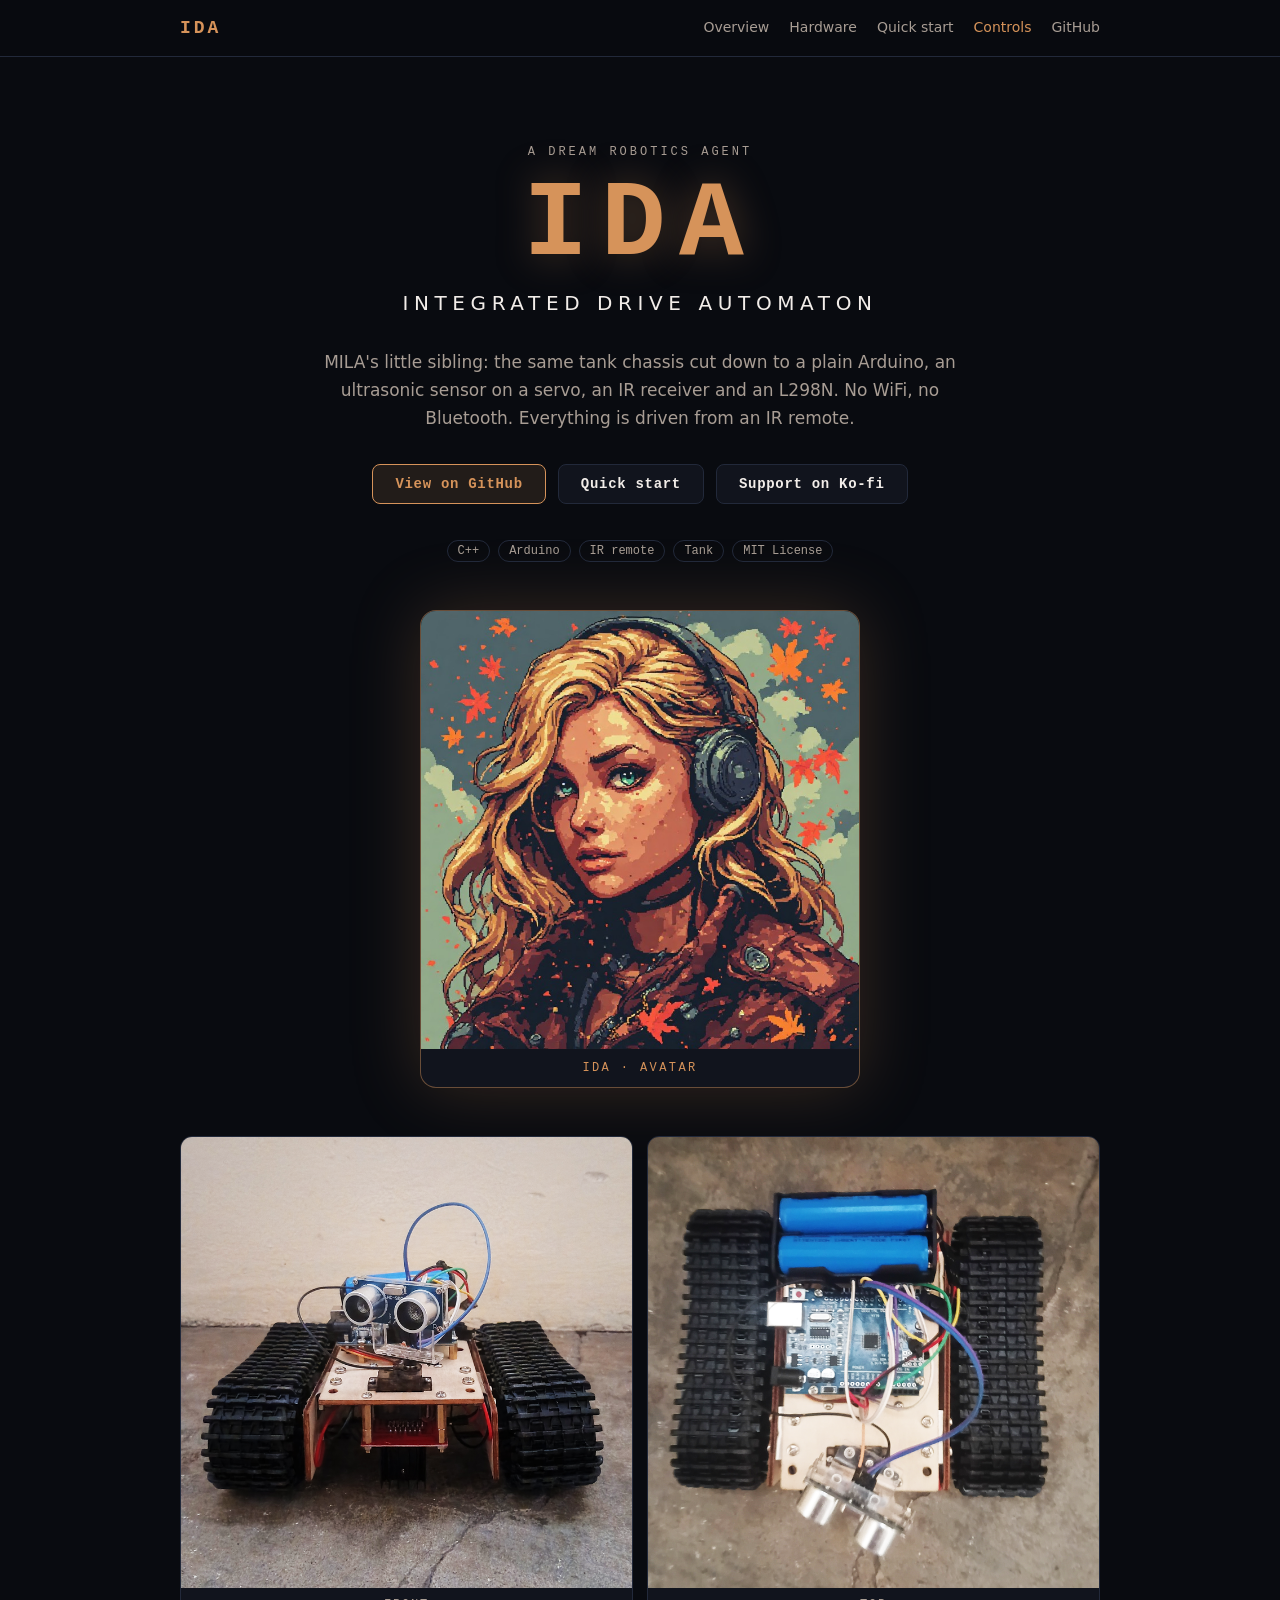
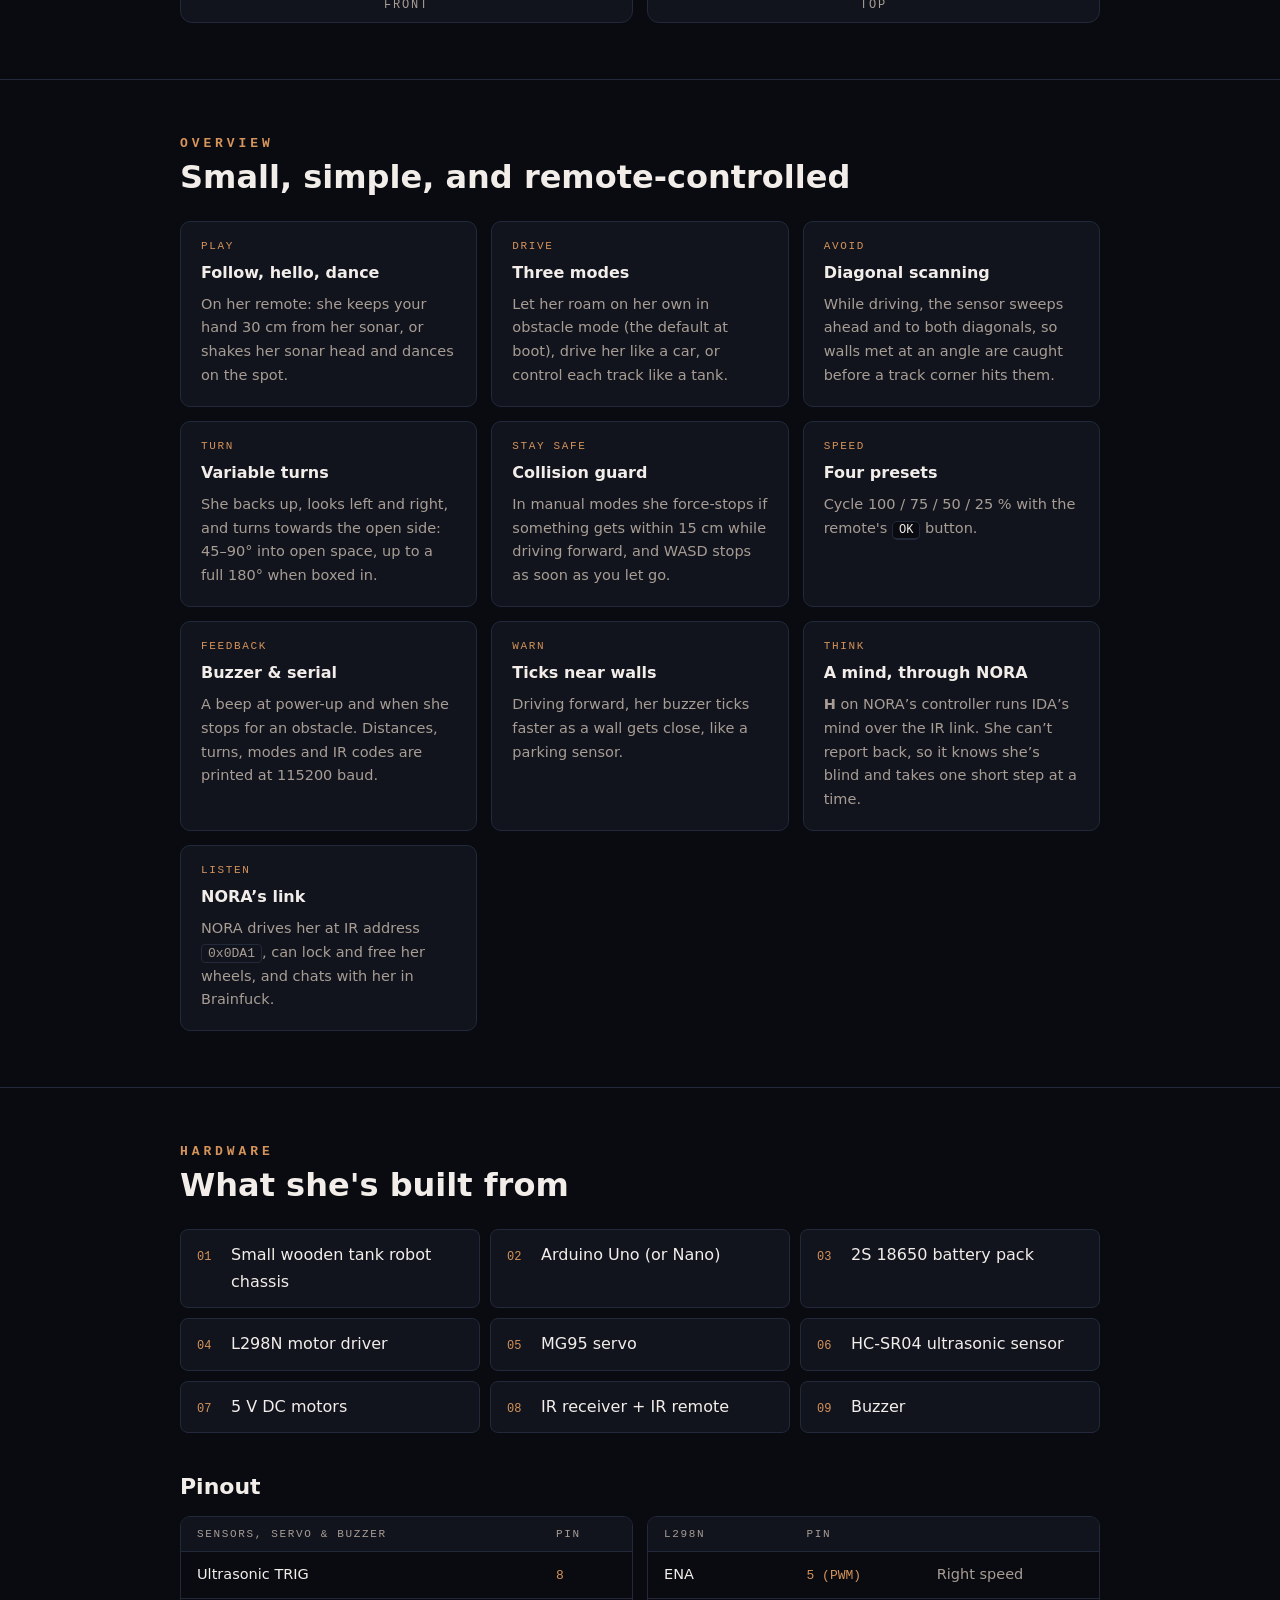
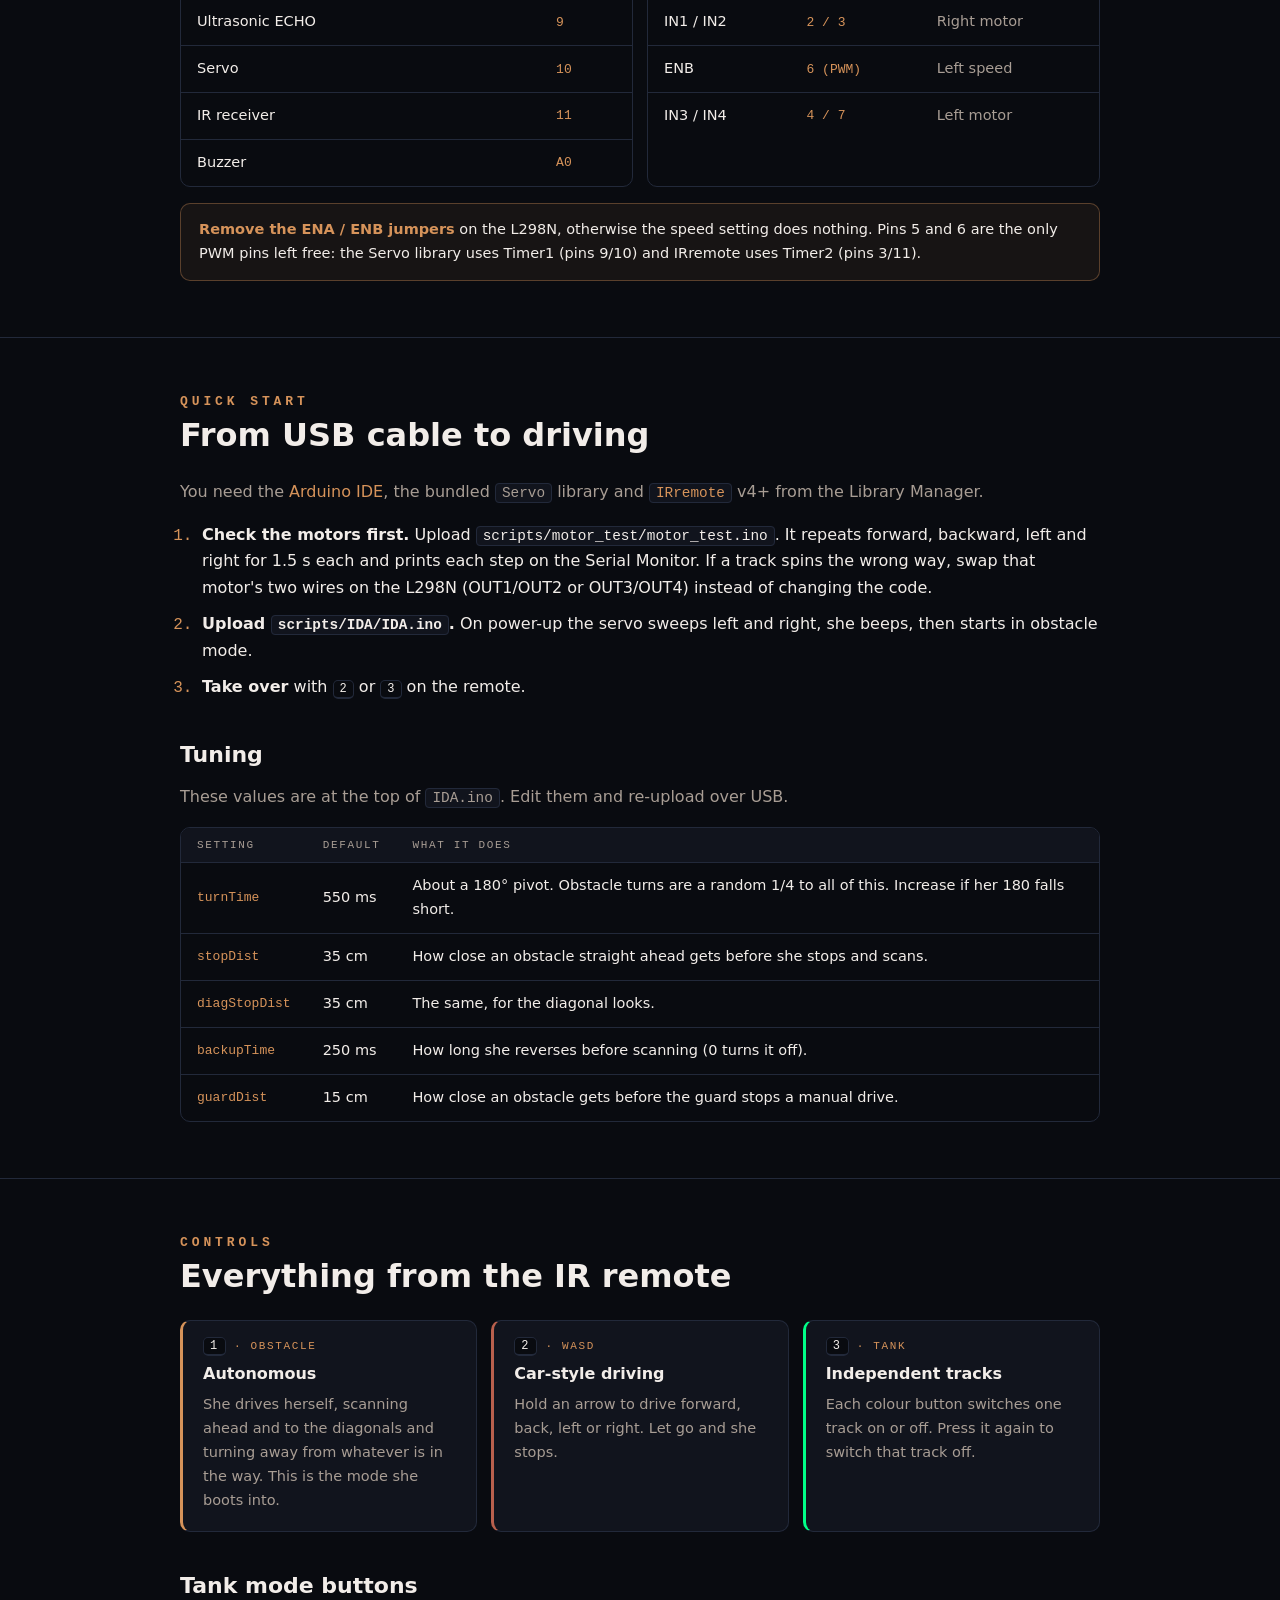
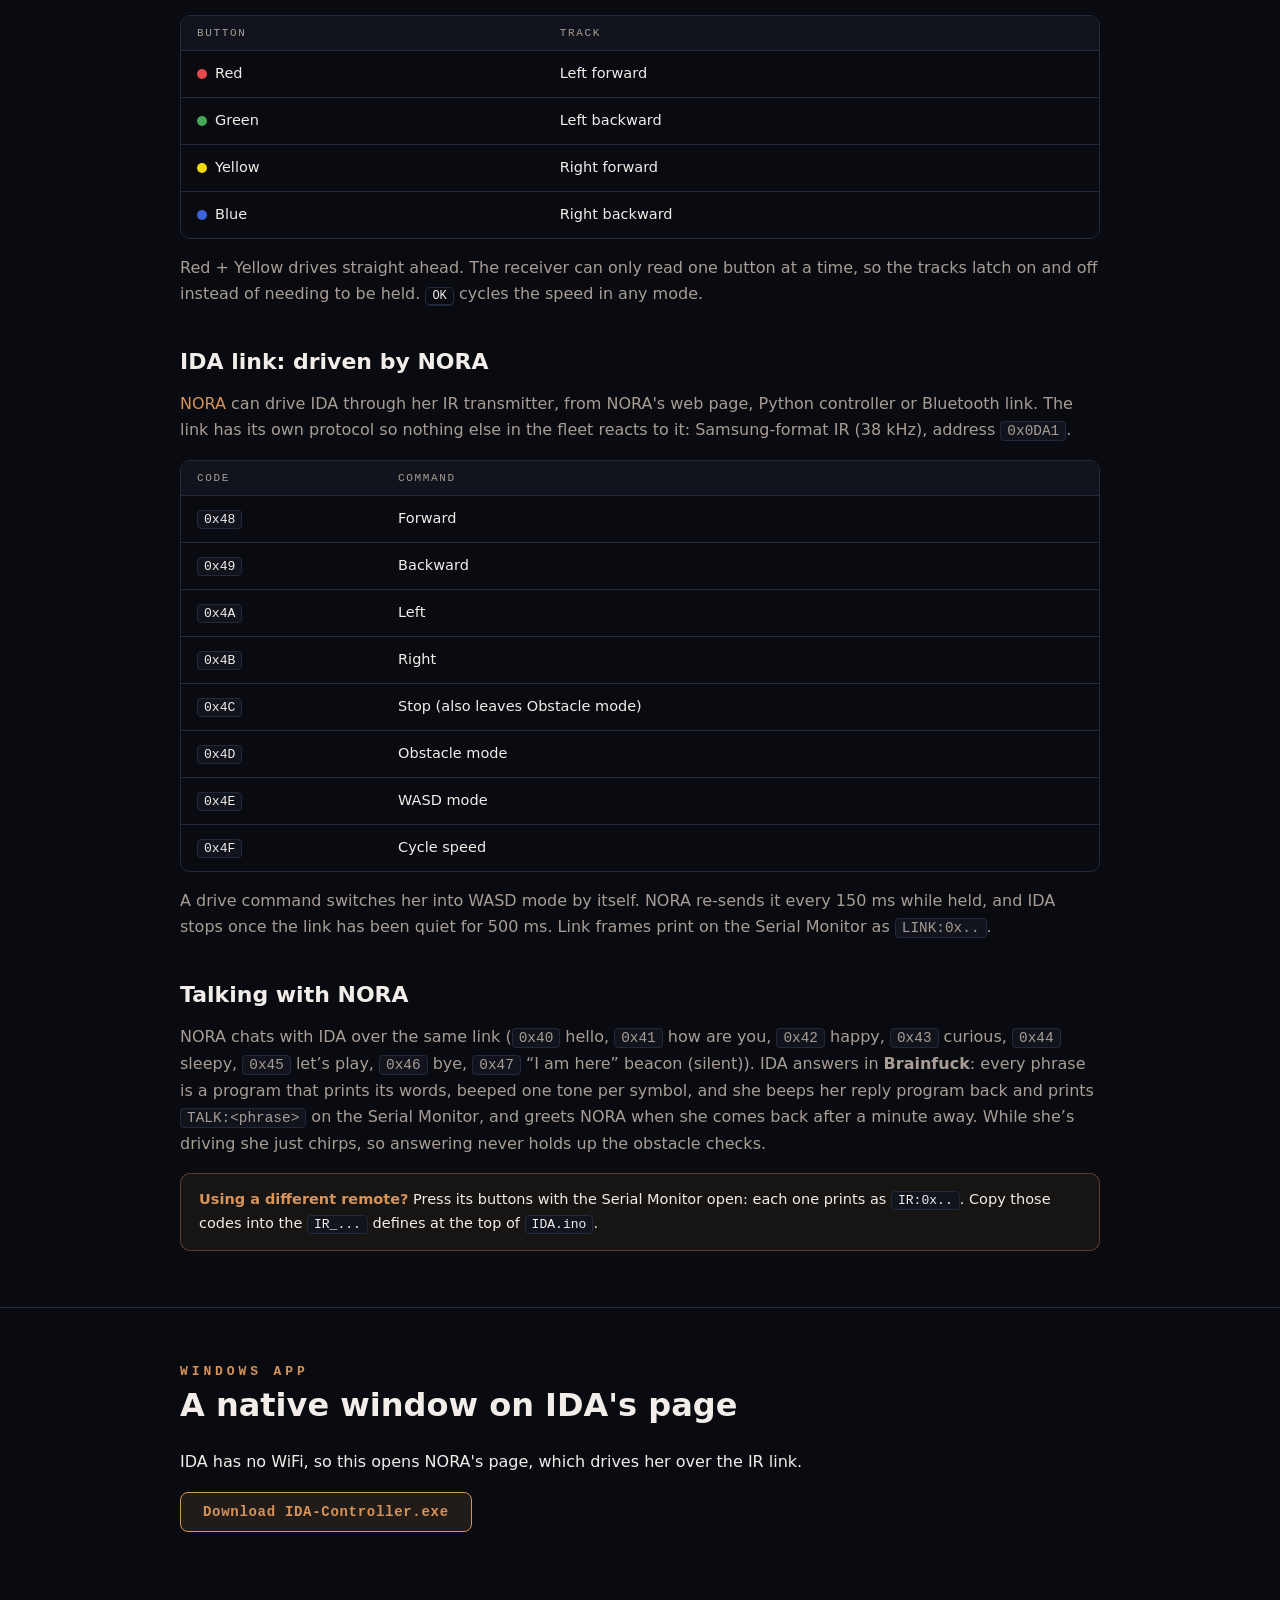
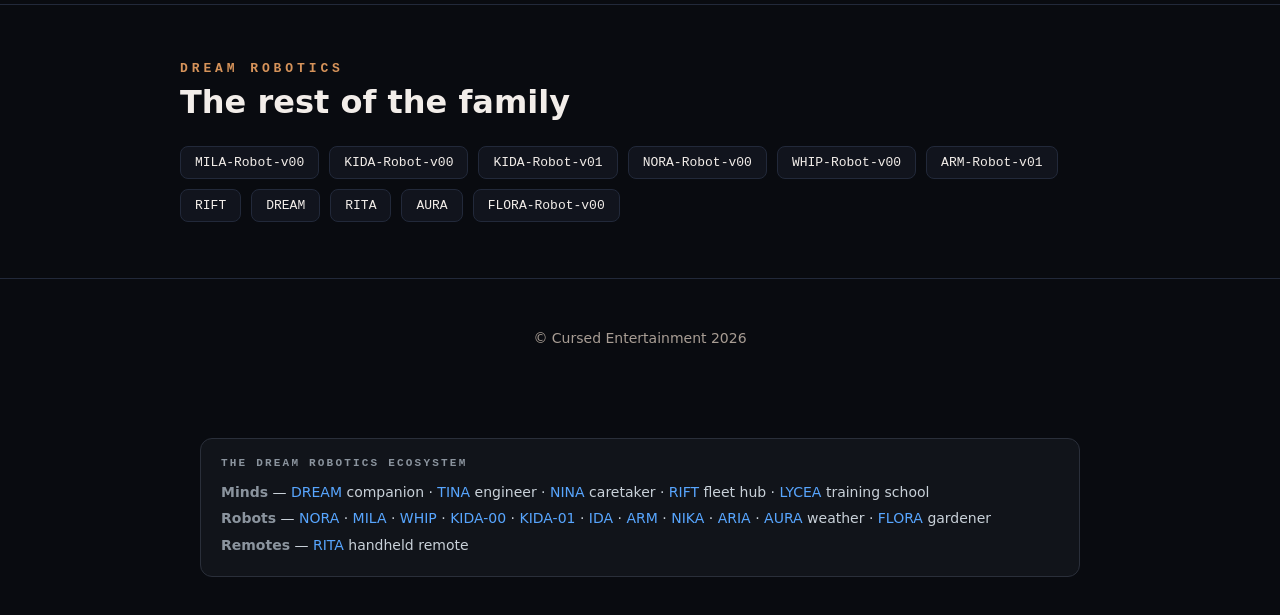
<file: index.html>
<!DOCTYPE html>
<html lang="en">
<head>
<meta charset="utf-8">
<meta name="viewport" content="width=device-width, initial-scale=1">
<title>IDA — Integrated Drive Automaton</title>
<meta name="description" content="IDA is a small Arduino tank robot driven entirely by IR remote, with ultrasonic obstacle avoidance, WASD and tank drive modes and a collision guard.">
<meta name="color-scheme" content="dark">
<meta property="og:title" content="IDA — Integrated Drive Automaton">
<meta property="og:description" content="A small IR-remote Arduino tank robot with ultrasonic obstacle avoidance.">
<meta property="og:type" content="website">
<meta property="og:image" content="images/ida_avatar.jpg">
<link rel="icon" href="site/favicon.ico" sizes="any">
<link rel="apple-touch-icon" href="site/apple-touch-icon.png">
<link rel="stylesheet" href="site/style.css">
<script src="site/site.js" defer></script>
</head>
<body>

<nav aria-label="Primary">
  <div class="wrap">
    <a class="brand" href="#top">IDA</a>
    <ul>
      <li><a href="#overview">Overview</a></li>
      <li><a href="#hardware">Hardware</a></li>
      <li><a href="#quickstart">Quick start</a></li>
      <li><a href="#controls">Controls</a></li>
      <li><a href="https://github.com/CursedPrograms/IDA-Robot-v00">GitHub</a></li>
    </ul>
  </div>
</nav>

<header class="hero" id="top">
  <div class="wrap">
    <div class="eyebrow">A DREAM Robotics Agent</div>
    <h1>IDA</h1>
    <p class="tagline">Integrated Drive Automaton</p>
    <p class="lede">MILA's little sibling: the same tank chassis cut down to a plain Arduino, an ultrasonic sensor on a servo, an IR receiver and an L298N. No WiFi, no Bluetooth. Everything is driven from an IR remote.</p>
    <div class="cta">
      <a class="btn primary" href="https://github.com/CursedPrograms/IDA-Robot-v00">View on GitHub</a>
      <a class="btn" href="#quickstart">Quick start</a>
      <a class="btn" href="https://ko-fi.com/cursedentertainment">Support on Ko-fi</a>
    </div>
    <div class="tags" aria-label="Technologies">
      <span class="tag">C++</span>
      <span class="tag">Arduino</span>
      <span class="tag">IR remote</span>
      <span class="tag">Tank</span>
      <span class="tag">MIT License</span>
    </div>

    <figure class="avatar">
      <img src="images/ida_avatar.jpg" alt="IDA's avatar: a human representation of the robot" width="768" height="768">
      <figcaption>IDA &middot; avatar</figcaption>
    </figure>

    <div class="photos">
      <figure>
        <img src="images/ida-robot-front.png" loading="lazy" alt="IDA from the front: wooden tank chassis with an HC-SR04 ultrasonic sensor on a servo" width="800" height="800">
        <figcaption>Front</figcaption>
      </figure>
      <figure>
        <img src="images/ida-robot-top.png" alt="IDA from above: Arduino Uno, 2S 18650 battery pack and the ultrasonic sensor" width="800" height="800" loading="lazy">
        <figcaption>Top</figcaption>
      </figure>
    </div>
  </div>
</header>

<main>
<section id="overview">
  <div class="wrap">
    <h2>Overview</h2>
    <h3 class="title">Small, simple, and remote-controlled</h3>
    <div class="grid cols-3">
      <div class="card">
        <span class="k">Play</span>
        <h4>Follow, hello, dance</h4>
        <p>On her remote: she keeps your hand 30 cm from her sonar, or shakes her sonar head and dances on the spot.</p>
      </div>
      <div class="card">
        <span class="k">Drive</span>
        <h4>Three modes</h4>
        <p>Let her roam on her own in obstacle mode (the default at boot), drive her like a car, or control each track like a tank.</p>
      </div>
      <div class="card">
        <span class="k">Avoid</span>
        <h4>Diagonal scanning</h4>
        <p>While driving, the sensor sweeps ahead and to both diagonals, so walls met at an angle are caught before a track corner hits them.</p>
      </div>
      <div class="card">
        <span class="k">Turn</span>
        <h4>Variable turns</h4>
        <p>She backs up, looks left and right, and turns towards the open side: 45–90° into open space, up to a full 180° when boxed in.</p>
      </div>
      <div class="card">
        <span class="k">Stay safe</span>
        <h4>Collision guard</h4>
        <p>In manual modes she force-stops if something gets within 15&nbsp;cm while driving forward, and WASD stops as soon as you let go.</p>
      </div>
      <div class="card">
        <span class="k">Speed</span>
        <h4>Four presets</h4>
        <p>Cycle 100 / 75 / 50 / 25&nbsp;% with the remote's <kbd>OK</kbd> button.</p>
      </div>
      <div class="card">
        <span class="k">Feedback</span>
        <h4>Buzzer &amp; serial</h4>
        <p>A beep at power-up and when she stops for an obstacle. Distances, turns, modes and IR codes are printed at 115200 baud.</p>
      </div>
      <div class="card">
        <span class="k">Warn</span>
        <h4>Ticks near walls</h4>
        <p>Driving forward, her buzzer ticks faster as a wall gets close, like a parking sensor.</p>
      </div>
      <div class="card">
        <span class="k">Think</span>
        <h4>A mind, through NORA</h4>
        <p><b>H</b> on NORA&rsquo;s controller runs IDA&rsquo;s mind over the IR link. She can&rsquo;t report back, so it knows she&rsquo;s blind and takes one short step at a time.</p>
      </div>
      <div class="card">
        <span class="k">Listen</span>
        <h4>NORA&rsquo;s link</h4>
        <p>NORA drives her at IR address <code>0x0DA1</code>, can lock and free her wheels, and chats with her in Brainfuck.</p>
      </div>
    </div>
  </div>
</section>

<section id="hardware">
  <div class="wrap">
    <h2>Hardware</h2>
    <h3 class="title">What she's built from</h3>
    <ol class="parts">
      <li><span class="n">01</span> Small wooden tank robot chassis</li>
      <li><span class="n">02</span> Arduino Uno (or Nano)</li>
      <li><span class="n">03</span> 2S 18650 battery pack</li>
      <li><span class="n">04</span> L298N motor driver</li>
      <li><span class="n">05</span> MG95 servo</li>
      <li><span class="n">06</span> HC-SR04 ultrasonic sensor</li>
      <li><span class="n">07</span> 5&nbsp;V DC motors</li>
      <li><span class="n">08</span> IR receiver + IR remote</li>
      <li><span class="n">09</span> Buzzer</li>
    </ol>

    <h3 class="sub">Pinout</h3>
    <div class="grid cols-2">
      <div class="table-wrap">
        <table>
          <thead><tr><th>Sensors, servo &amp; buzzer</th><th>Pin</th></tr></thead>
          <tbody>
            <tr><td>Ultrasonic TRIG</td><td class="mono">8</td></tr>
            <tr><td>Ultrasonic ECHO</td><td class="mono">9</td></tr>
            <tr><td>Servo</td><td class="mono">10</td></tr>
            <tr><td>IR receiver</td><td class="mono">11</td></tr>
            <tr><td>Buzzer</td><td class="mono">A0</td></tr>
          </tbody>
        </table>
      </div>
      <div class="table-wrap">
        <table>
          <thead><tr><th>L298N</th><th>Pin</th><th></th></tr></thead>
          <tbody>
            <tr><td>ENA</td><td class="mono">5 (PWM)</td><td class="muted">Right speed</td></tr>
            <tr><td>IN1 / IN2</td><td class="mono">2 / 3</td><td class="muted">Right motor</td></tr>
            <tr><td>ENB</td><td class="mono">6 (PWM)</td><td class="muted">Left speed</td></tr>
            <tr><td>IN3 / IN4</td><td class="mono">4 / 7</td><td class="muted">Left motor</td></tr>
          </tbody>
        </table>
      </div>
    </div>
    <p class="note"><strong>Remove the ENA / ENB jumpers</strong> on the L298N, otherwise the speed setting does nothing. Pins 5 and 6 are the only PWM pins left free: the Servo library uses Timer1 (pins 9/10) and IRremote uses Timer2 (pins 3/11).</p>
  </div>
</section>

<section id="quickstart">
  <div class="wrap">
    <h2>Quick start</h2>
    <h3 class="title">From USB cable to driving</h3>
    <p class="muted">You need the <a href="https://docs.arduino.cc/software/ide/">Arduino IDE</a>, the bundled <code>Servo</code> library and <a href="https://github.com/Arduino-IRremote/Arduino-IRremote"><code>IRremote</code></a> v4+ from the Library Manager.</p>
    <ol class="steps">
      <li><strong>Check the motors first.</strong> Upload <code>scripts/motor_test/motor_test.ino</code>. It repeats forward, backward, left and right for 1.5&nbsp;s each and prints each step on the Serial Monitor. If a track spins the wrong way, swap that motor's two wires on the L298N (OUT1/OUT2 or OUT3/OUT4) instead of changing the code.</li>
      <li><strong>Upload <code>scripts/IDA/IDA.ino</code>.</strong> On power-up the servo sweeps left and right, she beeps, then starts in obstacle mode.</li>
      <li><strong>Take over</strong> with <kbd>2</kbd> or <kbd>3</kbd> on the remote.</li>
    </ol>

    <h3 class="sub">Tuning</h3>
    <p class="muted">These values are at the top of <code>IDA.ino</code>. Edit them and re-upload over USB.</p>
    <div class="table-wrap">
      <table>
        <thead><tr><th>Setting</th><th>Default</th><th>What it does</th></tr></thead>
        <tbody>
          <tr><td class="mono">turnTime</td><td>550&nbsp;ms</td><td>About a 180° pivot. Obstacle turns are a random 1/4 to all of this. Increase if her 180 falls short.</td></tr>
          <tr><td class="mono">stopDist</td><td>35&nbsp;cm</td><td>How close an obstacle straight ahead gets before she stops and scans.</td></tr>
          <tr><td class="mono">diagStopDist</td><td>35&nbsp;cm</td><td>The same, for the diagonal looks.</td></tr>
          <tr><td class="mono">backupTime</td><td>250&nbsp;ms</td><td>How long she reverses before scanning (0 turns it off).</td></tr>
          <tr><td class="mono">guardDist</td><td>15&nbsp;cm</td><td>How close an obstacle gets before the guard stops a manual drive.</td></tr>
        </tbody>
      </table>
    </div>
  </div>
</section>

<section id="controls">
  <div class="wrap">
    <h2>Controls</h2>
    <h3 class="title">Everything from the IR remote</h3>
    <div class="grid cols-3">
      <div class="card mode">
        <span class="k"><kbd>1</kbd> &middot; Obstacle</span>
        <h4>Autonomous</h4>
        <p>She drives herself, scanning ahead and to the diagonals and turning away from whatever is in the way. This is the mode she boots into.</p>
      </div>
      <div class="card mode">
        <span class="k"><kbd>2</kbd> &middot; WASD</span>
        <h4>Car-style driving</h4>
        <p>Hold an arrow to drive forward, back, left or right. Let go and she stops.</p>
      </div>
      <div class="card mode">
        <span class="k"><kbd>3</kbd> &middot; Tank</span>
        <h4>Independent tracks</h4>
        <p>Each colour button switches one track on or off. Press it again to switch that track off.</p>
      </div>
    </div>

    <h3 class="sub">Tank mode buttons</h3>
    <div class="table-wrap">
      <table>
        <thead><tr><th>Button</th><th>Track</th></tr></thead>
        <tbody>
          <tr><td><span class="dot red"></span>Red</td><td>Left forward</td></tr>
          <tr><td><span class="dot green"></span>Green</td><td>Left backward</td></tr>
          <tr><td><span class="dot yellow"></span>Yellow</td><td>Right forward</td></tr>
          <tr><td><span class="dot blue"></span>Blue</td><td>Right backward</td></tr>
        </tbody>
      </table>
    </div>
    <p class="muted spaced">Red + Yellow drives straight ahead. The receiver can only read one button at a time, so the tracks latch on and off instead of needing to be held. <kbd>OK</kbd> cycles the speed in any mode.</p>
    <h3 class="sub">IDA link: driven by NORA</h3>
    <p class="muted"><a href="https://cursedprograms.github.io/NORA-Robot-v00/">NORA</a> can drive IDA through her IR transmitter, from NORA's web page, Python controller or Bluetooth link. The link has its own protocol so nothing else in the fleet reacts to it: Samsung-format IR (38&nbsp;kHz), address <code>0x0DA1</code>.</p>
    <div class="table-wrap">
      <table>
        <thead><tr><th>Code</th><th>Command</th></tr></thead>
        <tbody>
          <tr><td><code>0x48</code></td><td>Forward</td></tr>
          <tr><td><code>0x49</code></td><td>Backward</td></tr>
          <tr><td><code>0x4A</code></td><td>Left</td></tr>
          <tr><td><code>0x4B</code></td><td>Right</td></tr>
          <tr><td><code>0x4C</code></td><td>Stop (also leaves Obstacle mode)</td></tr>
          <tr><td><code>0x4D</code></td><td>Obstacle mode</td></tr>
          <tr><td><code>0x4E</code></td><td>WASD mode</td></tr>
          <tr><td><code>0x4F</code></td><td>Cycle speed</td></tr>
        </tbody>
      </table>
    </div>
    <p class="muted spaced">A drive command switches her into WASD mode by itself. NORA re-sends it every 150&nbsp;ms while held, and IDA stops once the link has been quiet for 500&nbsp;ms. Link frames print on the Serial Monitor as <code>LINK:0x..</code>.</p>
    <h3 class="sub">Talking with NORA</h3>
    <p class="muted">NORA chats with IDA over the same link (<code>0x40</code> hello, <code>0x41</code> how are you, <code>0x42</code> happy, <code>0x43</code> curious, <code>0x44</code> sleepy, <code>0x45</code> let&rsquo;s play, <code>0x46</code> bye, <code>0x47</code> &ldquo;I am here&rdquo; beacon (silent)). IDA answers in <strong>Brainfuck</strong>: every phrase is a program that prints its words, beeped one tone per symbol, and she beeps her reply program back and prints <code>TALK:&lt;phrase&gt;</code> on the Serial Monitor, and greets NORA when she comes back after a minute away. While she&rsquo;s driving she just chirps, so answering never holds up the obstacle checks.</p>
    <p class="note"><strong>Using a different remote?</strong> Press its buttons with the Serial Monitor open: each one prints as <code>IR:0x..</code>. Copy those codes into the <code>IR_...</code> defines at the top of <code>IDA.ino</code>.</p>
  </div>
</section>

<section id="windows">
  <div class="wrap">
    <h2>Windows app</h2>
    <h3 class="title">A native window on IDA's page</h3>
    <p>IDA has no WiFi, so this opens NORA's page, which drives her over the IR link.</p>
    <p><a class="btn primary" href="https://github.com/CursedPrograms/IDA-Robot-v00/raw/main/builds/IDA-Controller.exe">Download IDA-Controller.exe</a></p>
  </div>
</section>

<section id="related">
  <div class="wrap">
    <h2>DREAM Robotics</h2>
    <h3 class="title">The rest of the family</h3>
    <div class="related">
      <a href="https://github.com/CursedPrograms/MILA-Robot-v00">MILA-Robot-v00</a>
      <a href="https://github.com/CursedPrograms/KIDA-Robot-v00">KIDA-Robot-v00</a>
      <a href="https://github.com/CursedPrograms/KIDA-Robot-v01">KIDA-Robot-v01</a>
      <a href="https://github.com/CursedPrograms/NORA-Robot-v00">NORA-Robot-v00</a>
      <a href="https://github.com/CursedPrograms/WHIP-Robot-v00">WHIP-Robot-v00</a>
      <a href="https://github.com/CursedPrograms/ARM-Robot-v01">ARM-Robot-v01</a>
      <a href="https://github.com/CursedPrograms/RIFT">RIFT</a>
      <a href="https://github.com/CursedPrograms/DREAM">DREAM</a>
      <a href="https://github.com/CursedPrograms/RITA">RITA</a>
      <a href="https://github.com/CursedPrograms/AURA">AURA</a>
      <a href="https://github.com/CursedPrograms/FLORA-Robot-v00">FLORA-Robot-v00</a>
    </div>
  </div>
</section>

</main>

<footer id="site-footer">&copy; Cursed Entertainment 2026</footer>
<script src="https://cursedprograms.github.io/RIFT/site/footer.js"></script>

<!-- DREAM-ECOSYSTEM:START -->
<section class="eco">
  <div class="eco-title">The DREAM Robotics ecosystem</div>
  <div><strong>Minds</strong> — <a href="https://cursedprograms.github.io/DREAM/">DREAM</a> companion · <a href="https://cursedprograms.github.io/TINA/">TINA</a> engineer · <a href="https://cursedprograms.github.io/NINA/">NINA</a> caretaker · <a href="https://cursedprograms.github.io/RIFT/">RIFT</a> fleet hub · <a href="https://github.com/CursedPrograms/LYCEA">LYCEA</a> training school</div>
  <div><strong>Robots</strong> — <a href="https://cursedprograms.github.io/NORA-Robot-v00/">NORA</a> · <a href="https://cursedprograms.github.io/MILA-Robot-v00/">MILA</a> · <a href="https://cursedprograms.github.io/WHIP-Robot-v00/">WHIP</a> · <a href="https://cursedprograms.github.io/KIDA-Robot-v00/">KIDA-00</a> · <a href="https://cursedprograms.github.io/KIDA-Robot-v01/">KIDA-01</a> · <a href="https://cursedprograms.github.io/IDA-Robot-v00/">IDA</a> · <a href="https://cursedprograms.github.io/ARM-Robot-v01/">ARM</a> · <a href="https://cursedprograms.github.io/NIKA-Robot-v00/">NIKA</a> · <a href="https://cursedprograms.github.io/ARIA-Robot-v00/">ARIA</a> · <a href="https://cursedprograms.github.io/AURA/">AURA</a> weather · <a href="https://cursedprograms.github.io/FLORA-Robot-v00/">FLORA</a> gardener</div>
  <div><strong>Remotes</strong> — <a href="https://cursedprograms.github.io/RITA/">RITA</a> handheld remote</div>
</section>
<!-- DREAM-ECOSYSTEM:END -->
</body>
</html>
</file>
<file: site/style.css>
/* DREAM Robotics site stylesheet. Colours come from colour_scheme.xml
   (regenerate the site after editing it); layout is shared by every robot. */
:root {
  --bg: #090B10;
  --panel: #11141D;
  --border: #22293A;
  --accent: #D6935A;
  --accent2: #B9604D;
  --green: #00ff88;
  --text: #F2EDE9;
  --sub: #A89D94;
  --glow: 214, 147, 90;
  --glow2: 185, 96, 77;
  --mono: ui-monospace, "Cascadia Code", Consolas, "SF Mono", Menlo, monospace;
  --sans: system-ui, -apple-system, "Segoe UI", Roboto, sans-serif;
}
* { box-sizing: border-box; }
html { scroll-behavior: smooth; }
body {
  margin: 0;
  background: var(--bg);
  color: var(--text);
  font: 16px/1.65 var(--sans);
  -webkit-font-smoothing: antialiased;
}
a { color: var(--accent); text-decoration: none; }
a:hover { text-decoration: underline; }
a:focus-visible, .btn:focus-visible { outline: 2px solid var(--accent); outline-offset: 3px; border-radius: 4px; }
code, pre, .mono { font-family: var(--mono); }
.wrap { max-width: 960px; margin: 0 auto; padding: 0 20px; }

/* nav */
nav {
  position: sticky; top: 0; z-index: 10;
  background: rgba(9, 11, 16, .85);
  backdrop-filter: blur(8px);
  border-bottom: 1px solid var(--border);
}
nav .wrap { display: flex; align-items: center; justify-content: space-between; height: 56px; gap: 16px; }
nav .brand { font: 700 18px var(--mono); letter-spacing: 3px; color: var(--accent); }
nav ul { display: flex; gap: 20px; list-style: none; margin: 0; padding: 0; font-size: 14px; }
nav ul a { color: var(--sub); }
nav ul a:hover { color: var(--text); text-decoration: none; }
@media (max-width: 640px) { nav ul li:not(:last-child) { display: none; } }

/* hero */
header.hero { padding: 88px 0 56px; text-align: center; position: relative; overflow: hidden; }
header.hero::before {
  content: ""; position: absolute; inset: -40% 0 auto 0; height: 520px; z-index: -1;
  background: radial-gradient(ellipse at 50% 30%, rgba(var(--glow), .16), transparent 60%),
              radial-gradient(ellipse at 75% 20%, rgba(var(--glow2), .13), transparent 55%);
}
.eyebrow { font: 12px var(--mono); letter-spacing: 3px; color: var(--sub); text-transform: uppercase; }
h1 {
  margin: 12px 0 8px;
  font: 800 clamp(56px, 12vw, 108px)/1 var(--mono);
  letter-spacing: .12em;
  color: var(--accent);
  text-shadow: 0 0 40px rgba(var(--glow), .35);
}
.tagline { font-size: clamp(15px, 2.6vw, 20px); color: var(--text); letter-spacing: .28em; text-transform: uppercase; margin: 0 0 28px; }
.lede { max-width: 660px; margin: 0 auto 32px; color: var(--sub); font-size: 17px; }
.cta { display: flex; flex-wrap: wrap; gap: 12px; justify-content: center; }
.btn {
  display: inline-block; padding: 11px 22px; border-radius: 8px;
  border: 1px solid var(--border); background: var(--panel); color: var(--text);
  font: 600 14px var(--mono); letter-spacing: .05em; transition: border-color .15s, background .15s;
}
.btn:hover { border-color: var(--accent); text-decoration: none; }
.btn.primary { background: rgba(var(--glow), .12); border-color: var(--accent); color: var(--accent); }
.tags { display: flex; flex-wrap: wrap; gap: 8px; justify-content: center; margin-top: 36px; }
.tag { font: 12px var(--mono); color: var(--sub); border: 1px solid var(--border); padding: 3px 10px; border-radius: 999px; }

/* photos */
.photos { display: grid; grid-template-columns: repeat(auto-fit, minmax(200px, 1fr)); gap: 14px; margin-top: 48px; }
.avatar { margin: 48px auto 0; max-width: 440px; background: var(--panel); border: 1px solid rgba(var(--glow), .45); border-radius: 16px; overflow: hidden; box-shadow: 0 0 70px rgba(var(--glow), .22); }
.avatar.wide { max-width: 620px; }
.avatar img { display: block; width: 100%; height: auto; }
.avatar figcaption { font: 12px var(--mono); letter-spacing: .2em; text-transform: uppercase; color: var(--accent); padding: 12px 16px; }
.photos.single { grid-template-columns: minmax(0, 380px); justify-content: center; }
.screens { display: grid; gap: 14px; grid-template-columns: repeat(auto-fill, minmax(300px, 1fr)); align-items: start; }
.screens .shot { margin: 0; }
.dot { display: inline-block; width: 10px; height: 10px; border-radius: 50%; margin-right: 8px; vertical-align: middle; }
.yes { color: var(--green); }
.no { color: #6B6057; }
nav ul a.active { color: var(--accent); }
.spaced { margin-top: 16px; }
.shot.narrow { max-width: 320px; }
.dot.red { background: #e5484d; }
.dot.green { background: #46a758; }
.dot.yellow { background: #f5d90a; }
.dot.blue { background: #3e63dd; }

/* error pages (404 / 500) */
.error { padding: 88px 0 72px; text-align: center; position: relative; overflow: hidden; }
.error::before {
  content: ""; position: absolute; inset: -30% 0 auto 0; height: 520px; z-index: -1;
  background: radial-gradient(ellipse at 50% 30%, rgba(var(--glow), .16), transparent 60%);
}
.error .face { display: block; width: 168px; height: 168px; margin: 0 auto 28px; border-radius: 50%; object-fit: cover;
  border: 2px solid rgba(var(--glow), .55); box-shadow: 0 0 60px rgba(var(--glow), .25); }
.error .code { font: 800 clamp(88px, 20vw, 168px)/1 var(--mono); letter-spacing: .08em; color: var(--accent);
  text-shadow: 0 0 40px rgba(var(--glow), .35); margin: 0 auto 12px; max-width: none; text-align: center; text-indent: .08em; }
.error h1 { font-size: clamp(22px, 4vw, 30px); letter-spacing: normal; text-shadow: none; color: var(--text); margin: 0 0 12px; font-family: var(--sans); font-weight: 700; }
.error p { color: var(--sub); max-width: 520px; margin: 0 auto 28px; }
.error code { word-break: break-all; }
.photos figure { margin: 0; background: var(--panel); border: 1px solid var(--border); border-radius: 12px; overflow: hidden; }
.photos img { display: block; width: 100%; height: auto; aspect-ratio: 1; object-fit: cover; }
.photos figcaption { font: 12px var(--mono); letter-spacing: .15em; text-transform: uppercase; color: var(--sub); padding: 10px 14px; }
.shot { margin: 24px 0 0; background: var(--panel); border: 1px solid var(--border); border-radius: 12px; overflow: hidden; }
.shot img { display: block; width: 100%; height: auto; }
.shot figcaption { font: 12px var(--mono); letter-spacing: .15em; text-transform: uppercase; color: var(--sub); padding: 10px 14px; }

/* sections */
section { padding: 56px 0; border-top: 1px solid var(--border); }
h2 { margin: 0 0 6px; font: 700 13px var(--mono); letter-spacing: .3em; text-transform: uppercase; color: var(--accent); }
h3.title { margin: 0 0 24px; font-size: clamp(24px, 4vw, 32px); line-height: 1.25; }
h3.sub { margin: 40px 0 16px; font-size: 22px; line-height: 1.25; }
p { margin: 0 0 16px; }
.muted { color: var(--sub); }

.grid { display: grid; gap: 14px; }
.grid.cols-3 { grid-template-columns: repeat(auto-fill, minmax(260px, 1fr)); }
.grid.cols-2 { grid-template-columns: repeat(auto-fill, minmax(300px, 1fr)); }
.card { background: var(--panel); border: 1px solid var(--border); border-radius: 10px; padding: 18px 20px; }
.card h4 { margin: 0 0 6px; font-size: 16px; }
.card p { margin: 0; color: var(--sub); font-size: 14.5px; }
.card .k { font: 11px var(--mono); letter-spacing: .15em; color: var(--accent); text-transform: uppercase; margin-bottom: 8px; display: block; }

/* hardware list */
.parts { list-style: none; margin: 0; padding: 0; display: grid; gap: 10px; grid-template-columns: repeat(auto-fill, minmax(260px, 1fr)); }
.parts li {
  background: var(--panel); border: 1px solid var(--border); border-radius: 8px;
  padding: 12px 16px; display: flex; align-items: baseline; gap: 12px;
}
.parts .n { font: 12px var(--mono); color: var(--accent); min-width: 22px; }

/* modes */
.mode { border-left: 3px solid var(--accent); }
.mode:nth-child(2) { border-left-color: var(--accent2); }
.mode:nth-child(3) { border-left-color: var(--green); }
.mode:nth-child(4) { border-left-color: var(--sub); }
kbd {
  font: 12px var(--mono); background: var(--bg); border: 1px solid var(--border);
  border-bottom-width: 2px; border-radius: 5px; padding: 1px 6px; color: var(--text);
}

/* code */
pre {
  background: var(--panel); border: 1px solid var(--border); border-radius: 10px;
  padding: 16px 18px; overflow-x: auto; font-size: 13.5px; line-height: 1.6; margin: 0 0 16px;
}
pre .c { color: #6B6057; }
pre .p { color: var(--accent); user-select: none; }
:not(pre) > code { background: var(--panel); border: 1px solid var(--border); border-radius: 4px; padding: 1px 6px; font-size: .9em; }

/* steps */
ol.steps { margin: 0 0 16px; padding-left: 22px; }
ol.steps li { margin-bottom: 10px; }
ol.steps li::marker { color: var(--accent); font-family: var(--mono); }

/* callout */
.note { background: rgba(var(--glow), .07); border: 1px solid rgba(var(--glow), .35); border-radius: 10px; padding: 14px 18px; margin: 16px 0 0; font-size: 14.5px; }
.note strong { color: var(--accent); }

/* table */
.table-wrap { overflow-x: auto; border: 1px solid var(--border); border-radius: 10px; }
table { border-collapse: collapse; width: 100%; font-size: 14.5px; }
th, td { text-align: left; padding: 11px 16px; border-bottom: 1px solid var(--border); }
th { font: 11px var(--mono); letter-spacing: .15em; text-transform: uppercase; color: var(--sub); background: var(--panel); white-space: nowrap; }
tr:last-child td { border-bottom: 0; }
td.mono { color: var(--accent); font-size: 13px; white-space: nowrap; }

/* related */
.related { display: flex; flex-wrap: wrap; gap: 10px; }
.related a { font: 13px var(--mono); border: 1px solid var(--border); background: var(--panel); border-radius: 8px; padding: 8px 14px; color: var(--text); }
.related a:hover { border-color: var(--accent); text-decoration: none; }

/* footer */
footer { border-top: 1px solid var(--border); padding: 48px 0 56px; text-align: center; color: var(--sub); font-size: 14px; }
footer .logos { display: flex; flex-wrap: wrap; align-items: center; justify-content: center; gap: 28px; margin: 24px 0; }
footer .logos img { display: block; height: auto; max-width: 100%; }
footer .links { display: flex; flex-wrap: wrap; gap: 8px 22px; justify-content: center; margin-bottom: 8px; }

@media (prefers-reduced-motion: reduce) { html { scroll-behavior: auto; } .btn { transition: none; } }

/* The DREAM Robotics ecosystem block, the same on every site */
section.eco { max-width: 880px; margin: 32px auto; padding: 18px 20px; border: 1px solid #2a2f3a; border-radius: 12px;
  background: #11141a; color: #c9d1d9; font-family: system-ui, Segoe UI, sans-serif; font-size: 14px; line-height: 1.9; }
section.eco .eco-title { font: 600 11px ui-monospace, Consolas, monospace; letter-spacing: .2em; text-transform: uppercase;
  color: #8b949e; margin-bottom: 10px; }
section.eco strong { color: #8b949e; }
section.eco a { color: #58a6ff; text-decoration: none; }
</file>
